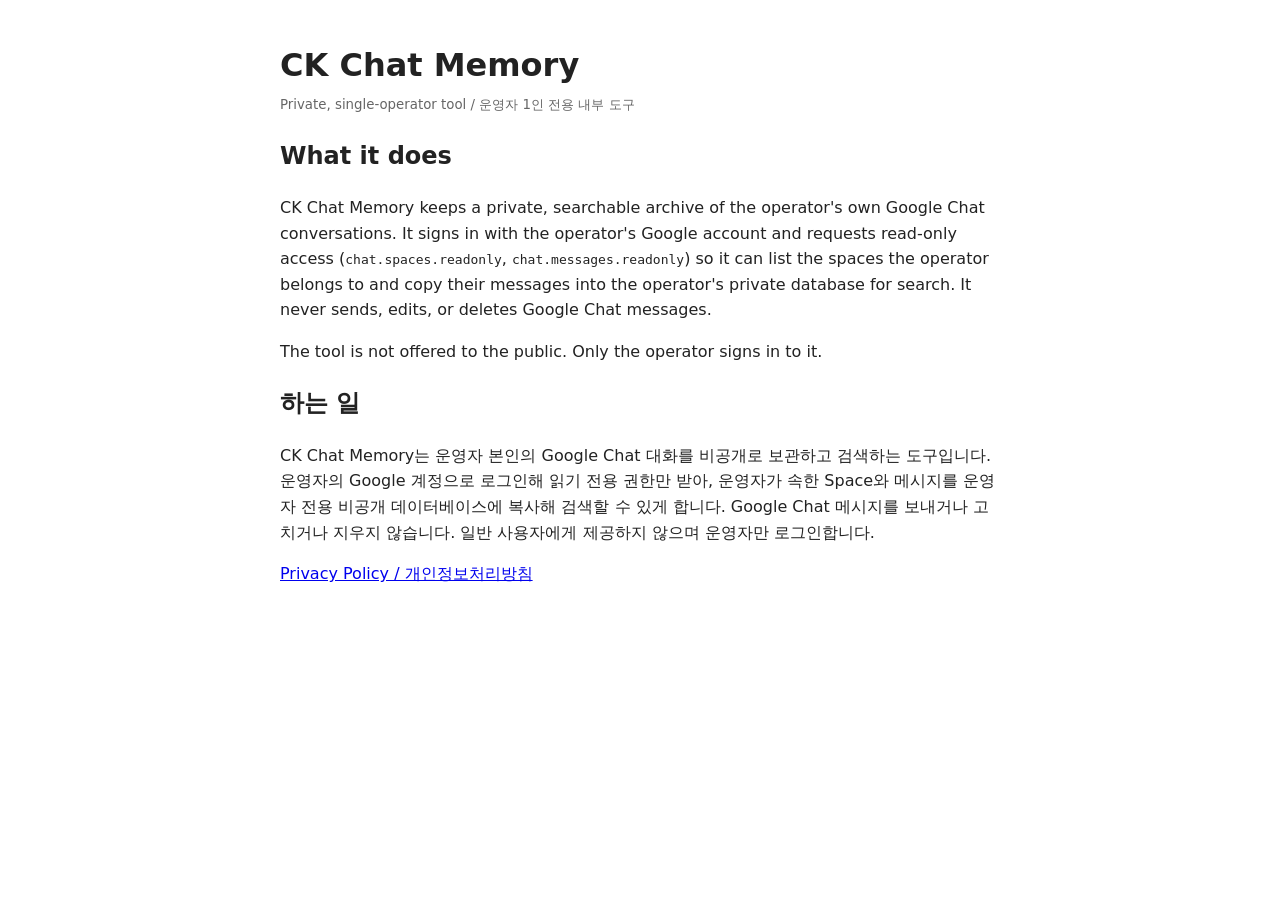
<file: index.html>
<!doctype html>
<html lang="ko">
<head>
<meta charset="utf-8">
<meta name="viewport" content="width=device-width, initial-scale=1">
<title>CK Chat Memory</title>
<style>body{font-family:system-ui,sans-serif;max-width:720px;margin:40px auto;padding:0 20px;line-height:1.6;color:#222}h1{margin-bottom:0}small{color:#666}</style>
</head>
<body>
<h1>CK Chat Memory</h1>
<small>Private, single-operator tool / 운영자 1인 전용 내부 도구</small>

<h2>What it does</h2>
<p>CK Chat Memory keeps a private, searchable archive of the operator's own Google Chat conversations.
It signs in with the operator's Google account and requests read-only access
(<code>chat.spaces.readonly</code>, <code>chat.messages.readonly</code>) so it can list the spaces the
operator belongs to and copy their messages into the operator's private database for search.
It never sends, edits, or deletes Google Chat messages.</p>
<p>The tool is not offered to the public. Only the operator signs in to it.</p>

<h2>하는 일</h2>
<p>CK Chat Memory는 운영자 본인의 Google Chat 대화를 비공개로 보관하고 검색하는 도구입니다.
운영자의 Google 계정으로 로그인해 읽기 전용 권한만 받아, 운영자가 속한 Space와 메시지를 운영자 전용
비공개 데이터베이스에 복사해 검색할 수 있게 합니다. Google Chat 메시지를 보내거나 고치거나 지우지 않습니다.
일반 사용자에게 제공하지 않으며 운영자만 로그인합니다.</p>

<p><a href="privacy.html">Privacy Policy / 개인정보처리방침</a></p>
</body>
</html>
</file>
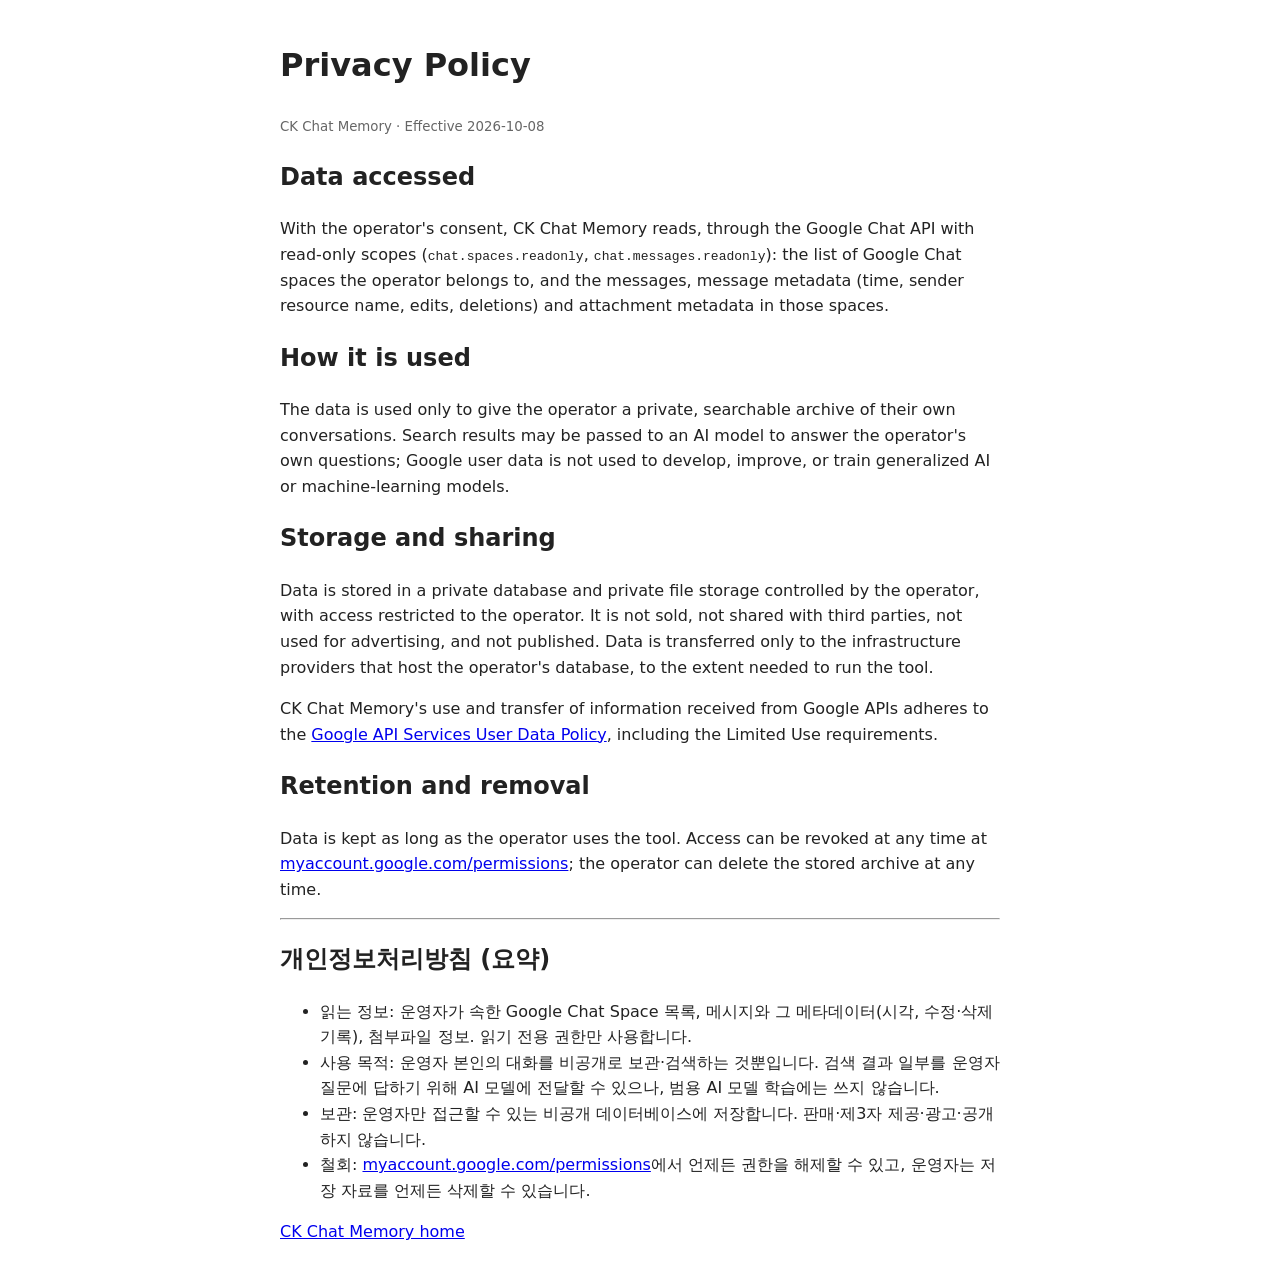
<file: privacy.html>
<!doctype html>
<html lang="ko">
<head>
<meta charset="utf-8">
<meta name="viewport" content="width=device-width, initial-scale=1">
<title>CK Chat Memory — Privacy Policy</title>
<style>body{font-family:system-ui,sans-serif;max-width:720px;margin:40px auto;padding:0 20px;line-height:1.6;color:#222}small{color:#666}</style>
</head>
<body>
<h1>Privacy Policy</h1>
<small>CK Chat Memory · Effective 2026-10-08</small>

<h2>Data accessed</h2>
<p>With the operator's consent, CK Chat Memory reads, through the Google Chat API with read-only scopes
(<code>chat.spaces.readonly</code>, <code>chat.messages.readonly</code>): the list of Google Chat spaces the
operator belongs to, and the messages, message metadata (time, sender resource name, edits, deletions)
and attachment metadata in those spaces.</p>

<h2>How it is used</h2>
<p>The data is used only to give the operator a private, searchable archive of their own conversations.
Search results may be passed to an AI model to answer the operator's own questions; Google user data is not
used to develop, improve, or train generalized AI or machine-learning models.</p>

<h2>Storage and sharing</h2>
<p>Data is stored in a private database and private file storage controlled by the operator, with access
restricted to the operator. It is not sold, not shared with third parties, not used for advertising, and not
published. Data is transferred only to the infrastructure providers that host the operator's database, to
the extent needed to run the tool.</p>
<p>CK Chat Memory's use and transfer of information received from Google APIs adheres to the
<a href="https://developers.google.com/terms/api-services-user-data-policy">Google API Services User Data Policy</a>,
including the Limited Use requirements.</p>

<h2>Retention and removal</h2>
<p>Data is kept as long as the operator uses the tool. Access can be revoked at any time at
<a href="https://myaccount.google.com/permissions">myaccount.google.com/permissions</a>; the operator can
delete the stored archive at any time.</p>

<hr>
<h2>개인정보처리방침 (요약)</h2>
<ul>
<li>읽는 정보: 운영자가 속한 Google Chat Space 목록, 메시지와 그 메타데이터(시각, 수정·삭제 기록), 첨부파일 정보. 읽기 전용 권한만 사용합니다.</li>
<li>사용 목적: 운영자 본인의 대화를 비공개로 보관·검색하는 것뿐입니다. 검색 결과 일부를 운영자 질문에 답하기 위해 AI 모델에 전달할 수 있으나, 범용 AI 모델 학습에는 쓰지 않습니다.</li>
<li>보관: 운영자만 접근할 수 있는 비공개 데이터베이스에 저장합니다. 판매·제3자 제공·광고·공개하지 않습니다.</li>
<li>철회: <a href="https://myaccount.google.com/permissions">myaccount.google.com/permissions</a>에서 언제든 권한을 해제할 수 있고, 운영자는 저장 자료를 언제든 삭제할 수 있습니다.</li>
</ul>

<p><a href="index.html">CK Chat Memory home</a></p>
</body>
</html>
</file>
